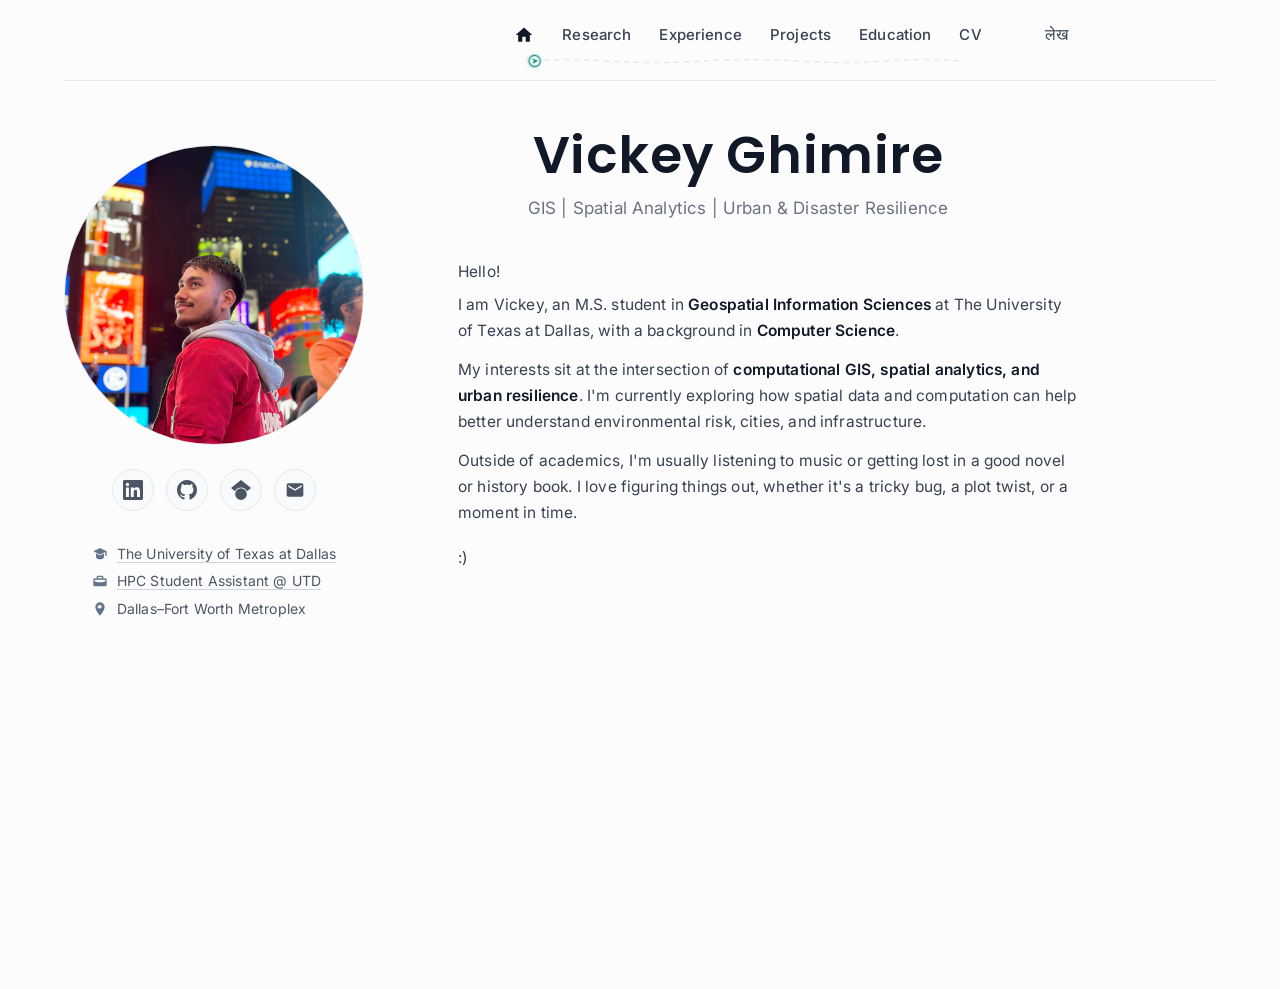
<file: src/index.html>
<!DOCTYPE html>
<html lang="en">
<head>
    <meta charset="UTF-8">
    <meta name="viewport" content="width=device-width, initial-scale=1.0">
    <title>Vickey Ghimire - Portfolio</title>
    <link rel="stylesheet" href="styles.css?v=20260907-2">
    <link href="https://fonts.googleapis.com/css2?family=Inter:wght@300;400;500;600;700&family=Poppins:wght@600;700&display=swap" rel="stylesheet">
    <!-- Google tag (gtag.js) -->
    <script async src="https://www.googletagmanager.com/gtag/js?id=G-FXQHH6YSY9"></script>
    <script>
        window.dataLayer = window.dataLayer || [];
        function gtag(){dataLayer.push(arguments);}
        gtag('js', new Date());

        gtag('config', 'G-FXQHH6YSY9', {
            'content_group': 'Portfolio'
        });
    </script>
</head>
<body>
    <div class="container">
        <nav class="navbar">
            <div class="nav-routing">
                <div class="nav-links">
                    <a href="#home" class="nav-link home-link" data-section="home">
                        <svg width="20" height="20" viewBox="0 0 24 24" fill="currentColor">
                            <path d="M10 20v-6h4v6h5v-8h3L12 3 2 12h3v8z"/>
                        </svg>
                    </a>
                    <a href="#research" class="nav-link" data-section="research">Research</a>
                    <a href="#experience" class="nav-link" data-section="experience">Experience</a>
                    <a href="#projects" class="nav-link" data-section="projects">Projects</a>
                    <a href="#education" class="nav-link" data-section="education">Education</a>
                    <a href="#cv" class="nav-link" data-section="cv">CV</a>
                    <a href="./lekha/" class="nav-link-external" target="_blank" rel="noopener noreferrer" aria-label="Open Lekha writings in a new tab">लेख</a>
                </div>
                <div class="nav-gps-layer" aria-hidden="true">
                    <svg class="nav-gps-svg" preserveAspectRatio="none">
                        <path class="gps-route-bg"></path>
                        <path class="gps-route-trail"></path>
                        <g class="gps-marker">
                            <circle class="gps-marker-pulse" r="9"></circle>
                            <circle class="gps-marker-halo" r="7"></circle>
                            <circle class="gps-marker-ring" r="5.5"></circle>
                            <path class="gps-marker-beam" d="M0 -3.6 L3 2.8 L0 1 L-3 2.8 Z"></path>
                        </g>
                    </svg>
                </div>
            </div>
        </nav>

        <main id="content-area">
            <!-- Fixed Left Section -->
            <div class="left-section">
                <div class="profile-picture">
                    <img src="img/profile.jpg" alt="Vickey Ghimire" id="profile-img">
                </div>
                <div class="social-links">
                    <a href="https://linkedin.com/in/vickeyghimire" target="_blank" class="social-icon" id="linkedin-btn" title="LinkedIn">
                        <svg viewBox="0 0 24 24" fill="currentColor">
                            <path d="M20.447 20.452h-3.554v-5.569c0-1.328-.027-3.037-1.852-3.037-1.853 0-2.136 1.445-2.136 2.939v5.667H9.351V9h3.414v1.561h.046c.477-.9 1.637-1.85 3.37-1.85 3.601 0 4.267 2.37 4.267 5.455v6.286zM5.337 7.433c-1.144 0-2.063-.926-2.063-2.065 0-1.138.92-2.063 2.063-2.063 1.14 0 2.064.925 2.064 2.063 0 1.139-.925 2.065-2.064 2.065zm1.782 13.019H3.555V9h3.564v11.452zM22.225 0H1.771C.792 0 0 .774 0 1.729v20.542C0 23.227.792 24 1.771 24h20.451C23.2 24 24 23.227 24 22.271V1.729C24 .774 23.2 0 22.222 0h.003z"/>
                        </svg>
                    </a>
                    <a href="https://github.com/junggeyy" target="_blank" class="social-icon" id="github-btn" title="GitHub">
                        <svg viewBox="0 0 24 24" fill="currentColor">
                            <path d="M12 0c-6.626 0-12 5.373-12 12 0 5.302 3.438 9.8 8.207 11.387.599.111.793-.261.793-.577v-2.234c-3.338.726-4.033-1.416-4.033-1.416-.546-1.387-1.333-1.756-1.333-1.756-1.089-.745.083-.729.083-.729 1.205.084 1.839 1.237 1.839 1.237 1.07 1.834 2.807 1.304 3.492.997.107-.775.418-1.305.762-1.604-2.665-.305-5.467-1.334-5.467-5.931 0-1.311.469-2.381 1.236-3.221-.124-.303-.535-1.524.117-3.176 0 0 1.008-.322 3.301 1.23.957-.266 1.983-.399 3.003-.404 1.02.005 2.047.138 3.006.404 2.291-1.552 3.297-1.23 3.297-1.23.653 1.653.242 2.874.118 3.176.77.84 1.235 1.911 1.235 3.221 0 4.609-2.807 5.624-5.479 5.921.43.372.823 1.102.823 2.222v3.293c0 .319.192.694.801.576 4.765-1.589 8.199-6.086 8.199-11.386 0-6.627-5.373-12-12-12z"/>
                        </svg>
                    </a>
                    <a href="https://www.researchgate.net/profile/Vickey-Ghimire" target="_blank" class="social-icon" id="research-gate-btn" title="Research Gate">
                        <svg viewBox="0 0 24 24" fill="currentColor">
                            <path d="M12 24a7 7 0 1 1 0-14 7 7 0 0 1 0 14zm0-24L0 9.5l4.838 3.94A8 8 0 0 1 12 9a8 8 0 0 1 7.162 4.44L24 9.5z"/>          
                        </svg>
                    </a>
                    <a href="mailto:jung.vickey@gmail.com" class="social-icon" id="email-btn" title="Email">
                        <svg viewBox="0 0 24 24" fill="currentColor">
                            <path d="M20 4H4c-1.1 0-1.99.9-1.99 2L2 18c0 1.1.9 2 2 2h16c1.1 0 2-.9 2-2V6c0-1.1-.9-2-2-2zm0 4l-8 5-8-5V6l8 5 8-5v2z"/>
                        </svg>
                    </a>
                </div>
                <div class="counter-wrapper">
                    <script type="text/javascript" src="https://counter.websiteout.com/js/36/5/0/0"></script>
                </div>
                <ul class="profile-status" aria-label="Current profile details">
                    <li>
                        <svg viewBox="0 0 24 24" aria-hidden="true">
                            <path d="M12 3 2 8l10 5 8-4v6h2V8L12 3Zm-6 8.1V16c0 2.2 2.7 4 6 4s6-1.8 6-4v-4.9l-6 3-6-3Z"/>
                        </svg>
                        <a href="https://www.utdallas.edu/" target="_blank" rel="noopener noreferrer">The University of Texas at Dallas</a>
                    </li>
                    <li>
                        <svg viewBox="0 0 24 24" aria-hidden="true">
                            <path d="M9 4h6a2 2 0 0 1 2 2v2h3a2 2 0 0 1 2 2v8a2 2 0 0 1-2 2H4a2 2 0 0 1-2-2v-8a2 2 0 0 1 2-2h3V6a2 2 0 0 1 2-2Zm6 4V6H9v2h6Zm-3 6c3.3 0 6.1-.7 8-1.8V10H4v2.2c1.9 1.1 4.7 1.8 8 1.8Zm-1 0h2v2h-2v-2Z"/>
                        </svg>
                        <a href="https://hpc.utdallas.edu/" target="_blank" rel="noopener noreferrer">HPC Student Assistant @ UTD</a>
                    </li>
                    <li>
                        <svg viewBox="0 0 24 24" aria-hidden="true">
                            <path d="M12 2a7 7 0 0 1 7 7c0 5.2-7 13-7 13S5 14.2 5 9a7 7 0 0 1 7-7Zm0 4.5A2.5 2.5 0 1 0 12 11a2.5 2.5 0 0 0 0-5Z"/>
                        </svg>
                        <span>Dallas–Fort Worth Metroplex</span>
                    </li>
                </ul>
            </div>

            <!-- Right Section - Content Pages -->
            <div id="home" class="page-content active">
                <h1 class="name">Vickey Ghimire</h1>

                <p class="skills">GIS | Spatial Analytics | Urban & Disaster Resilience</p>

                <div class="about-section">
                    <p class="about-greeting">Hello!</p>

                    <p class="about-text">
                        I am Vickey, an M.S. student in
                        <span class="about-key">Geospatial Information Sciences</span>
                        at The University of Texas at Dallas, with a background in
                        <span class="about-key">Computer Science</span>.
                    </p>

                    <p class="about-text">
                        My interests sit at the intersection of
                        <span class="about-key">computational GIS, spatial analytics, and urban resilience</span>.
                        I'm currently exploring how spatial data and computation can help
                        better understand environmental risk, cities, and infrastructure.
                    </p>

                    <p class="about-text">
                        Outside of academics, I'm usually listening to music or getting
                        lost in a good novel or history book. I love figuring things out,
                        whether it's a tricky bug, a plot twist, or a moment in time.
                    </p>

                    <p class="about-signoff">:)</p>
                </div>
            </div>
                <!-- Education Page -->
                <div id="education" class="page-content">
                    <h2 class="section-title">Education</h2>
                    <div class="entry-container">
                        <div class="section-hint">Click entry for details</div>
                         <div class="entry-box">
                            <div class="entry-box-header">
                                <div class="entry-box-content">
                                    <svg class="entry-toggle-icon" viewBox="0 0 24 24" fill="currentColor">
                                        <path d="M7 10l5 5 5-5z"/>
                                    </svg>
                                    <div>
                                        <div class="entry-header">
                                            <div class="entry-title">M.S. in Geospatial Information Sciences</div>
                                        </div>
                                        <div class="entry-location">The University of Texas at Dallas</div>
                                    </div>
                                </div>
                                <div class="entry-date">August 2026 - May 2028</div>
                            </div>
                            <div class="entry-details">
                                <div class="entry-fact">
                                    <span class="entry-fact-label">Honors</span>
                                    <span>John Forrest Kain Scholarship</span>
                                </div>
                            </div>
                        </div>
                        <div class="entry-box">
                            <div class="entry-box-header">
                                <div class="entry-box-content">
                                    <svg class="entry-toggle-icon" viewBox="0 0 24 24" fill="currentColor">
                                        <path d="M7 10l5 5 5-5z"/>
                                    </svg>
                                    <div>
                                        <div class="entry-header">
                                            <div class="entry-title">B.S. in Computer Science</div>
                                        </div>
                                        <div class="entry-location">Northern Kentucky University</div>
                                    </div>
                                </div>
                                <div class="entry-date">August 2022 - May 2026</div>
                            </div>
                            <div class="entry-details">
                                <div class="entry-fact">
                                    <span class="entry-fact-label">Minors</span>
                                    <span>Mathematics and Information Technology</span>
                                </div>
                                <div class="entry-fact">
                                    <span class="entry-fact-label">GPA</span>
                                    <span>3.94</span>
                                </div>
                                <div class="entry-fact">
                                    <span class="entry-fact-label">Honors</span>
                                    <span>Summa Cum Laude, EDGE AWARD, President's Honors List</span>
                                </div>
                            </div>
                        </div>
                    </div>
                </div>

                <!-- Experience Page -->
                <div id="experience" class="page-content">
                    <h2 class="section-title">Experience</h2>
                        <div class="entry-container">
                            <div class="section-hint">Click entry for details</div>
                        <div class="entry-box">
                            <div class="entry-box-header">
                                <div class="entry-box-content">
                                    <svg class="entry-toggle-icon" viewBox="0 0 24 24" fill="currentColor">
                                        <path d="M7 10l5 5 5-5z"/>
                                    </svg>
                                    <div>
                                        <div class="entry-header">
                                            <div class="entry-title">High Performance Computing Student Assistant</div>
                                        </div>
                                        <div class="entry-location">High Performance Computing Ctr, Office of IT, UT Dallas</div>
                                    </div>
                                </div>
                                <div class="entry-date">Fall 2026 - Present</div>
                            </div>
                            <div class="entry-details">
                                <p class="entry-details-heading">Key responsibilities</p>
                                <ul class="entry-details-list">
                                    <li>Provide technical support to researchers and students using HPC systems.</li>
                                    <li>Troubleshoot Linux/UNIX environments, software compilation and installations, and scientific-computing workflows in coordination with HPC staff.</li>
                                    <li>Monitor HPC systems and usage data, assist with reporting and visualization, and contribute to technical workshops and research-computing training.</li>
                                </ul>
                            </div>
                        </div>
                        <div class="entry-box">
                            <div class="entry-box-header">
                                <div class="entry-box-content">
                                    <svg class="entry-toggle-icon" viewBox="0 0 24 24" fill="currentColor">
                                        <path d="M7 10l5 5 5-5z"/>
                                    </svg>
                                    <div>
                                        <div class="entry-header">
                                            <div class="entry-title">Full-Stack Django Developer</div>
                                        </div>
                                        <div class="entry-location">Department of Physics, Geology & Engineering Technology, NKU</div>
                                    </div>
                                </div>
                                <div class="entry-date">Fall 2025 - Spring 2026</div>
                            </div>
                            <div class="entry-details">
                                <p class="entry-details-summary">Developed the web application for <a href="https://ieeexplore.ieee.org/abstract/document/11025687" target="_blank">SIRES</a> (Smart Integrated Renewable Energy Systems).</p>
                                <p class="entry-details-heading">Key contributions</p>
                                <ul class="entry-details-list">
                                    <li>Engineered a modular, class-based Django architecture, refactoring a legacy tool into an MTV-compliant multi-user platform with secure authentication and SQLite persistence.</li>
                                    <li>Built dynamic data pipelines integrating NASA POWER and OpenStreetMap APIs, replacing static spreadsheet extraction with location-specific environmental inputs.</li>
                                    <li>Improved NGA-III energy-system computation efficiency by approximately 35% through convergence-based termination and in-session result caching.</li>
                                    <li>Added Chart.js visualizations and refined the interface typography to deliver clearer, interactive optimization analytics.</li>
                                </ul>
                            </div>
                        </div>
                    </div>
                    <div class="entry-container">
                        <div class="entry-box">
                            <div class="entry-box-header">
                                <div class="entry-box-content">
                                    <svg class="entry-toggle-icon" viewBox="0 0 24 24" fill="currentColor">
                                        <path d="M7 10l5 5 5-5z"/>
                                    </svg>
                                    <div>
                                        <div class="entry-header">
                                            <div class="entry-title">Undergraduate Research Assistant</div>
                                        </div>
                                        <div class="entry-location">College of Informatics, NKU</div>
                                    </div>
                                </div>
                                <div class="entry-date">Fall 2024 - Summer 2026</div>
                            </div>
                            <div class="entry-details">
                                <p class="entry-details-summary">Conducted research on language-model behavior and natural language processing in NKU's Human-Computer Interaction Lab.</p>
                                <p class="entry-details-meta">Advisors: <a href="https://www.linkedin.com/in/nazmus-sadat/" target="_blank">Dr. Nazmus Sadat</a> and <a href="https://www.linkedin.com/in/nicholascaporusso/" target="_blank">Dr. Nicholas Caporusso</a></p>
                                <p class="entry-details-heading">Key contributions</p>
                                <ul class="entry-details-list">
                                    <li>Architected a novelty-detection framework using lexical (Jaccard) and semantic (BERT-based) measures to classify LLM outputs, reducing manual review from 32.8% to 3.1% across more than 31,000 generated topics.</li>
                                    <li>Led a survey-based analysis of ChatGPT's memory feature across more than 135 users and 55 accounts, identifying gaps in user awareness and data-privacy practices.</li>
                                    <li>Co-authored three peer-reviewed papers—two as first author—and led analytics workflows from preprocessing and statistical modeling through final data visualizations.</li>
                                </ul>
                            </div>
                        </div>
                    </div>
                    <div class="entry-container">
                        <div class="entry-box">
                            <div class="entry-box-header">
                                <div class="entry-box-content">
                                    <svg class="entry-toggle-icon" viewBox="0 0 24 24" fill="currentColor">
                                        <path d="M7 10l5 5 5-5z"/>
                                    </svg>
                                    <div>
                                        <div class="entry-header">
                                            <div class="entry-title">Undergraduate Teaching Assistant</div>
                                        </div>
                                        <div class="entry-location">College of Informatics, NKU</div>
                                    </div>
                                </div>
                                <div class="entry-date">Fall 2025</div>
                            </div>
                            <div class="entry-details">
                                <p class="entry-details-summary">Supported student learning in <i>CSC 364: Data Structures and Algorithms in Java</i>.</p>
                                <p class="entry-details-meta">Course instructor: <a href="https://www.linkedin.com/in/junxiu-zhou-7b527a103/" target="_blank">Dr. Junxiu Zhou</a></p>
                                <p class="entry-details-heading">Key responsibilities</p>
                                <ul class="entry-details-list">
                                    <li>Held weekly office hours, mentoring more than 40 students on data structures, algorithms, debugging, and Java problem-solving.</li>
                                    <li>Collaborated with the instructor to develop Java test cases, design assessment rubrics, and streamline grading workflows.</li>
                                </ul>
                            </div>
                        </div>
                    </div>
                    <div class="entry-container">
                        <div class="entry-box">
                            <div class="entry-box-header">
                                <div class="entry-box-content">
                                    <svg class="entry-toggle-icon" viewBox="0 0 24 24" fill="currentColor">
                                        <path d="M7 10l5 5 5-5z"/>
                                    </svg>
                                    <div>
                                        <div class="entry-header">
                                            <div class="entry-title">Business Services Supervisor</div>
                                        </div>
                                        <div class="entry-location">NKU Campus Recreation Center</div>
                                    </div>
                                </div>
                                <div class="entry-date">Fall 2025 - Spring 2026</div>
                            </div>
                            <div class="entry-details">
                                <p class="entry-details-summary">As a Business Services Supervisor <i>(Student Employment)</i> at Kentucky's largest recreation center, I oversaw membership operations, supervised student employees, managed sales and membership reports, and supported special events.</p>
                                <p class="entry-details-summary entry-details-summary--secondary">Previously, as Facilities Manager <i>(Spring 2023 - Fall 2025)</i>, I supervised daily operations, supported facility safety and efficiency, trained student staff, and resolved operational challenges.</p>
                            </div>
                        </div>
                    </div>
                </div>

                <!-- Research Page -->
                <div id="research" class="page-content">
                    <h2 class="section-title">Publications</h2>
                    <div class="entry-container">
                        <div class="section-hint">Click entry for details</div>
                        <div class="entry-box">
                            <div class="entry-box-header">
                                <div class="entry-box-content">
                                    <svg class="entry-toggle-icon" viewBox="0 0 24 24" fill="currentColor">
                                        <path d="M7 10l5 5 5-5z"/>
                                    </svg>
                                    <div>
                                        <div class="entry-title">Benchmarking LLMs for Content Expansion: Measuring Novelty in Iterative Course Outline Generation</div>
                                        <div class="entry-subtitle">Ghimire V, Shrestha L.J., Dhungana B, Sadat N, Caporusso N (2025)</div>
                                    </div>
                                </div>
                            </div>
                            <div class="entry-details">
                                <div class="research-tabs">
                                    <button class="research-tab active" data-tab="abstract-3">Abstract</button>
                                    <button class="research-tab" data-tab="paper-3">Paper</button>
                                </div>
                                <div class="research-content active" id="abstract-3">
                                    <div class="research-abstract">
                                        <p>Iterative prompting is a technique commonly used to progressively
                                            refine the output produced by Large Language Models (LLMs) to
                                            obtain more comprehensive content. This method is particularly
                                            useful in the context of education for drafting and refining lists
                                            of topics to be included in course outlines, syllabi, and lecture
                                            plans. However, one of the main challenges in iterative
                                            prompting is determining whether, at each iteration, the model
                                            outputs truly new material or merely rephrases existing content.
                                            While iterative refinement is a common practice, it often
                                            results in repetition, which requires educators to conduct
                                            time-consuming manual checks, thereby limiting the benefits
                                            provided by LLM-assisted course design. To mitigate this, we
                                            introduce a framework that applies a novelty metric, integrating
                                            both lexical and semantic similarity measures, to automatically
                                            categorize generated outputs as novel, redundant, or requiring
                                            human judgment. We tested this framework across seven widely
                                            used LLMs (ChatGPT o3, Claude 4 Sonnet, Gemini 2.5 Pro,
                                            DeepSeek R1, Grok 3, Qwen 2.5, and Llama 3.3) to create a Java
                                            programming course outline over multiple iterations. Results
                                            from conversations containing over 23,751 individual topics
                                            showed that DeepSeek R1 produced the highest percentage of
                                            novel content. Moreover, our method successfully automated
                                            classification for 96.7% of the outputs, substantially reducing
                                            the proportion of items that require manual review.</p>
                                    </div>
                                </div>
                                <div class="research-content" id="paper-3">
                                    <a href="https://www.researchgate.net/publication/397504945_Benchmarking_LLMs_for_Content_Expansion_Measuring_Novelty_in_Iterative_Course_Outline_Generation" target="_blank" class="research-paper-link">ResearchGate ↗</a>
                                </div>
                            </div>
                        </div>
                    </div>
                    <div class="entry-container">
                        <div class="entry-box">
                            <div class="entry-box-header">
                                <div class="entry-box-content">
                                    <svg class="entry-toggle-icon" viewBox="0 0 24 24" fill="currentColor">
                                        <path d="M7 10l5 5 5-5z"/>
                                    </svg>
                                    <div>
                                        <div class="entry-title">Evaluating Output Novelty in Iterative Prompting in Educational Content Generation</div>
                                        <div class="entry-subtitle">Ghimire V, Shrestha L.J., Dhungana B, Sadat N, Caporusso N (2025)</div>
                                    </div>
                                </div>
                            </div>
                            <div class="entry-details">
                                <div class="research-tabs">
                                    <button class="research-tab active" data-tab="abstract-2">Abstract</button>
                                    <button class="research-tab" data-tab="poster-2">Poster</button>
                                    <button class="research-tab" data-tab="paper-2">Paper</button>
                                </div>
                                <div class="research-content active" id="abstract-2">
                                    <div class="research-abstract">
                                        <p>Large Language Models (LLMs) have been explored
                                            as a valuable tool for creating course outlines. To this end, 
                                            iterative prompting can be utilized to correct and expand the output.
                                            However, iterative prompting often results in LLMs producing
                                            redundant content that requires extensive manual review. In
                                            this context, distinguishing between genuinely novel content and
                                            rephrased existing information creates a trade-off between LLM
                                            capabilities and validation efforts. To address this, this paper
                                            proposes a novelty metric that combines lexical similarity mea-
                                            sures with semantic analysis to automatically classify generated
                                            content as novel or repeated, thus simplifying human review. We
                                            evaluated this approach using five widely used LLMs (ChatGPT
                                            4o, Claude 3.7 Sonnet, Gemini 2.5 Flash, DeepSeek v3, and
                                            DeepSeek r1) to create a Java programming course outline over
                                            multiple iterations. Our methodology automated the classification
                                            of 90.52% of the generated content, significantly reducing the
                                            number of items requiring manual review. Moreover, our findings
                                            show that the proposed metric can also be utilized for ranking
                                            the performance of models in the context of iterative prompting.</p>
                                    </div>
                                </div>
                                <div class="research-content" id="poster-2">
                                    <div class="research-poster">
                                        <a href="img/Poster_Course_Syllabus_Iterative_Prompting.pdf" target="_blank" class="pdf-preview">
                                            <img src="img/Poster_Course_Syllabus_Iterative_Prompting.png" alt="Research Poster Thumbnail" class="poster-thumbnail">
                                            <div class="overlay">
                                                <svg class="pdf-icon" viewBox="0 0 24 24" fill="currentColor">
                                                    <path d="M14,2H6A2,2 0 0,0 4,4V20A2,2 0 0,0 6,22H18A2,2 0 0,0 20,20V8L14,2M18,20H6V4H13V9H18V20Z"/>
                                                </svg>
                                                <div class="pdf-text">View Poster</div>
                                                <div class="pdf-subtext">Click to open</div>
                                            </div>
                                        </a>
                                    </div>
                                </div>
                                <div class="research-content" id="paper-2">
                                    <a href="https://www.researchgate.net/publication/396923717_Evaluating_Output_Novelty_in_Iterative_Prompting_in_Educational_Content_Generation" target="_blank" class="research-paper-link">ResearchGate ↗</a>
                                </div>
                            </div>
                        </div>
                    </div>
                    <div class="entry-container">
                        <div class="entry-box">
                            <div class="entry-box-header">
                                <div class="entry-box-content">
                                    <svg class="entry-toggle-icon" viewBox="0 0 24 24" fill="currentColor">
                                        <path d="M7 10l5 5 5-5z"/>
                                    </svg>
                                    <div>
                                        <div class="entry-title">Analysis of the Content of ChatGPT's Memory: Types of Information, Security Implications, and User Perception</div>
                                        <div class="entry-subtitle">Sadat N, Caporusso N, My Doan, Ghimire V, Dhungana B, Shrestha L.J. (2025)</div>
                                    </div>
                                </div>
                            </div>
                            <div class="entry-details">
                                <div class="research-tabs">
                                    <button class="research-tab active" data-tab="abstract-1">Abstract</button>
                                    <button class="research-tab" data-tab="poster-1">Poster</button>
                                    <button class="research-tab" data-tab="paper-1">Paper</button>
                                </div>
                                <div class="research-content active" id="abstract-1">
                                    <div class="research-abstract">
                                        <p>OpenAI’s new “memory" feature enables ChatGPT to provide more personalized and relevant interactions
                                            by storing user information from the prompts and using
                                            it across conversations. While offering improved responses,
                                            the memory feature poses privacy and security challenges.
                                            This paper reports a three-fold study investigating ChatGPT’s memory feature in more detail. First, we utilized the
                                            Knowledge-Attitude-Behavior model and distributed a survey
                                            to over 135 users to assess their awareness of ChatGPT’s
                                            memory functionality, attitudes toward privacy implications,
                                            and the behavioral changes prompted by perceived risks.
                                            Secondly, memory content from over 55 user accounts was
                                            analyzed to evaluate the accuracy, relevance, and privacy of
                                            the stored data. Finally, we studied the distribution of the
                                            stored data across key categories to obtain insights into what
                                            kind of information ChatGPT considers relevant and stores.
                                            The findings reveal gaps in user understanding of the memory
                                            feature, the need for greater transparency, and the challenges
                                            of personalizing LLM agents while safeguarding privacy</p>
                                    </div>
                                </div>
                                <div class="research-content" id="poster-1">
                                    <div class="research-poster">
                                        <a href="img/poster_analysis_of_chatGPT_memory.pdf" target="_blank" class="pdf-preview">
                                            <img src="img/thumbnail_analysis_of_chatGPT_memory.png" alt="Research Poster Thumbnail" class="poster-thumbnail">
                                            <div class="overlay">
                                                <svg class="pdf-icon" viewBox="0 0 24 24" fill="currentColor">
                                                    <path d="M14,2H6A2,2 0 0,0 4,4V20A2,2 0 0,0 6,22H18A2,2 0 0,0 20,20V8L14,2M18,20H6V4H13V9H18V20Z"/>
                                                </svg>
                                                <div class="pdf-text">View Research Poster</div>
                                                <div class="pdf-subtext">Click to open</div>
                                            </div>
                                        </a>
                                    </div>
                                </div>
                                <div class="research-content" id="paper-1">
                                    <a href="https://ieeexplore.ieee.org/document/11131839" target="_blank" class="research-paper-link">IEEE Xplore ↗</a>
                                </div>
                            </div>
                        </div>
                    </div>
                </div>

                <!-- Projects Page -->
                <div id="projects" class="page-content">
                    <h2 class="section-title">Projects</h2>
                    <div class="entry-container">
                        <div class="section-hint">Click entry for details</div>
                    
                        <div class="project-group open" id="giscience-group">
                            <div class="project-group-header" onclick="toggleGroup('giscience-group')">
                                <svg class="group-toggle-icon" viewBox="0 0 24 24" fill="currentColor">
                                    <path d="M7 10l5 5 5-5z"/>
                                </svg>
                                <h3 class="group-title">GIScience Projects</h3>
                            </div>
                            <div class="group-content">
                                <div class="entry-box">
                                    <div class="entry-box-header">
                                        <div class="entry-box-content">
                                            <svg class="entry-toggle-icon" viewBox="0 0 24 24" fill="currentColor">
                                                <path d="M7 10l5 5 5-5z"/>
                                            </svg>
                                            <div>
                                                <div class="entry-title">Dallas Traffic Safety & Crash Hotspot Analysis</div>
                                                <div class="entry-subtitle">A citywide traffic-safety analysis of 160K+ crash records across Dallas to identify high-crash areas and severe-injury patterns. Combines Python-based data processing with Kernel Density and Gi hotspot analysis in ArcGIS Pro to highlight priority transportation corridors and support traffic-safety planning.</div>
                                            </div>                                
                                        </div>
                                        <div class="entry-date">September 2026</div>
                                    </div>
                                    <div class="entry-details">
                                        <div class="project-tech-stack"><strong>Tech stack</strong><span>ArcGIS Pro, Pandas, Spatial Analysis</span></div>
                                        <div class="project-links">
                                            <a href="#" class="project-link">[Link Available Soon]</a>
                                        </div>
                                    </div>
                                </div> 
                                <div class="entry-box">
                                    <div class="entry-box-header">
                                        <div class="entry-box-content">
                                            <svg class="entry-toggle-icon" viewBox="0 0 24 24" fill="currentColor">
                                                <path d="M7 10l5 5 5-5z"/>
                                            </svg>
                                            <div>
                                                <div class="entry-title">Site Suitability Analysis</div>
                                                <div class="entry-subtitle">A Multi-Criteria Evaluation (MCE) workflow for locating a new fire station in Kathmandu. It combines slope, road access, coverage, and land availability via a Weighted Linear Combination (WLC) model to generate a site suitability map and candidate locations.</div>
                                            </div>                                
                                        </div>
                                        <div class="entry-date">July 2026</div>
                                    </div>
                                    <div class="entry-details">
                                        <div class="project-tech-stack"><strong>Tech stack</strong><span>GeoPandas, rasterio, xarray, rioxarray</span></div>
                                        <div class="project-links">
                                            <a href="https://github.com/junggeyy/gis-notebooks/blob/main/notebooks/site_suitability_analysis.ipynb" target="_blank" class="project-link">GitHub ↗</a>
                                            <a href="https://colab.research.google.com/github/junggeyy/gis-notebooks/blob/main/notebooks/site_suitability_analysis.ipynb" target="_blank" class="project-link">Google Colab ↗</a>
                                        </div>
                                    </div>
                                </div> 
                                <div class="entry-box">
                                    <div class="entry-box-header">
                                        <div class="entry-box-content">
                                            <svg class="entry-toggle-icon" viewBox="0 0 24 24" fill="currentColor">
                                                <path d="M7 10l5 5 5-5z"/>
                                            </svg>
                                            <div>
                                                <div class="entry-title">Road Risk Viewer</div>
                                                <div class="entry-subtitle">An interactive GIS web application to visualize road hazard and planning risk-aware travel across Nepal. Combines terrain analysis, seasonal rainfall data, and a dual-hazard risk model to score every road segment for landslide and flood susceptibility.</div>
                                            </div>                                
                                        </div>
                                        <div class="entry-date">April 2026</div>
                                    </div>
                                    <div class="entry-details">
                                        <div class="project-tech-stack"><strong>Tech stack</strong><span>GeoPandas, Shapely, Raster &amp; DEM Analysis, OpenStreetMap, React-Leaflet</span></div>
                                        <div class="project-links">
                                            <a href="https://github.com/junggeyy/road-risk-viewer" target="_blank" class="project-link">GitHub ↗</a>
                                        </div>
                                    </div>
                                </div>
                            </div>
                        </div>    

                        <div class="project-group" id="software-group">
                            <div class="project-group-header" onclick="toggleGroup('software-group')">
                                <svg class="group-toggle-icon" viewBox="0 0 24 24" fill="currentColor">
                                    <path d="M7 10l5 5 5-5z"/>
                                </svg>
                                <h3 class="group-title">Software Projects</h3>
                            </div>
                            <div class="group-content">
                                <div class="entry-box">
                                    <div class="entry-box-header">
                                        <div class="entry-box-content">
                                            <svg class="entry-toggle-icon" viewBox="0 0 24 24" fill="currentColor">
                                                <path d="M7 10l5 5 5-5z"/>
                                            </svg>
                                            <div>
                                                <div class="entry-title">Predictive Maintenance Framework </div>
                                                <div class="entry-subtitle">A predictive maintenance analysis framework with production-style simulation pipeline that processes hourly machinery telemetry and event data to predict failures and estimate RUL (Remaining Useful Life) of critical machines.</div>
                                            </div>                                
                                        </div>
                                        <div class="entry-date">November 2025</div>
                                    </div>
                                    <div class="entry-details">
                                        <div class="project-tech-stack"><strong>Tech stack</strong><span>Random Forest models, Pandas, FastAPI, Replit, NumPy, MCP Servers</span></div>
                                        <div class="project-links">
                                            <a href="https://github.com/junggeyy/predictive-maintenance" target="_blank" class="project-link">GitHub ↗</a>
                                        </div>
                                    </div>
                                </div>                        
                                <div class="entry-box">
                                    <div class="entry-box-header">
                                        <div class="entry-box-content">
                                            <svg class="entry-toggle-icon" viewBox="0 0 24 24" fill="currentColor">
                                                <path d="M7 10l5 5 5-5z"/>
                                            </svg>
                                            <div>
                                                <div class="entry-title">Knowtify</div>
                                                <div class="entry-subtitle">A local-first application that transforms your study materials into interactive flashcards and quizzes using LLMs locally - no cloud, no tracking, just effective learning.</div>
                                            </div>                                
                                        </div>
                                        <div class="entry-date">August 2025</div>
                                    </div>
                                    <div class="entry-details">
                                        <div class="project-tech-stack"><strong>Tech stack</strong><span>FastAPI, Ollama, LangChain, SQLAlchemy, SQLite</span></div>
                                        <div class="project-links">
                                            <a href="https://github.com/junggeyy/knowtify" target="_blank" class="project-link">GitHub ↗</a>
                                        </div>
                                    </div>
                                </div>
                                <div class="entry-box">
                                    <div class="entry-box-header">
                                        <div class="entry-box-content">
                                            <svg class="entry-toggle-icon" viewBox="0 0 24 24" fill="currentColor">
                                                <path d="M7 10l5 5 5-5z"/>
                                            </svg>
                                            <div>
                                                <div class="entry-title">RouteRishi</div>
                                                <div class="entry-subtitle">A smart travel planning assistant to help you budget, plan & create curated itinerary for your next trip with real-time flights & hotels info, weather based acitivites, and more.</div>
                                            </div>
                                        </div>
                                        <div class="entry-date">July 2025</div>
                                    </div>
                                    <div class="entry-details">
                                        <div class="project-tech-stack"><strong>Tech stack</strong><span>FastAPI, LangChain, Firebase, Firestore, Google Gen AI</span></div>
                                        <div class="project-links">
                                            <a href="https://github.com/junggeyy/route-rishi" target="_blank" class="project-link">GitHub ↗</a>
                                        </div>
                                    </div>
                                </div>
                                <div class="entry-box">
                                    <div class="entry-box-header">
                                        <div class="entry-box-content">
                                            <svg class="entry-toggle-icon" viewBox="0 0 24 24" fill="currentColor">
                                                <path d="M7 10l5 5 5-5z"/>
                                            </svg>
                                            <div>
                                                <div class="entry-title">Stock Insights</div>
                                                <div class="entry-subtitle">An Android application that empowers users to track, analyze, and forecast stock market trends, integrating live financial data with ML based predictions.</div>
                                            </div>
                                        </div>
                                        <div class="entry-date">May 2025</div>
                                    </div>
                                    <div class="entry-details">
                                        <div class="project-tech-stack"><strong>Tech stack</strong><span>Django, WebSocket, Kotlin, SQLite, Facebook Prophet</span></div>
                                        <div class="project-links">
                                            <a href="https://github.com/junggeyy/stock-insights-android" target="_blank" class="project-link">GitHub ↗</a>
                                        </div>
                                    </div>
                                </div>
                            </div>
                        </div>
                    </div>
                </div>

                <!-- CV Page -->
                <div id="cv" class="page-content">
                    <h2 class="section-title">CV</h2>
                    <div class="entry-container">
                        <div class="section-hint">Click entry for details</div>
                        <div class="entry-box">
                            <div class="entry-box-header">
                                <div class="entry-box-content">
                                    <svg class="entry-toggle-icon" viewBox="0 0 24 24" fill="currentColor">
                                        <path d="M7 10l5 5 5-5z"/>
                                    </svg>
                                    <div>
                                        <div class="entry-title">Resume</div>
                                        <div class="entry-location">View or download my Resume</div>
                                    </div>
                                </div>
                            </div>
                            <div class="entry-details">
                                <div class="research-poster">
                                    <a href="img/resume.pdf" target="_blank" class="pdf-preview">
                                        <img src="img/resume_thumbnail.png" alt="Resume Thumbnail" class="poster-thumbnail">
                                        <div class="overlay">
                                            <svg class="pdf-icon" viewBox="0 0 24 24" fill="currentColor">
                                                <path d="M14,2H6A2,2 0 0,0 4,4V20A2,2 0 0,0 6,22H18A2,2 0 0,0 20,20V8L14,2M18,20H6V4H13V9H18V20Z"/>
                                            </svg>
                                            <div class="pdf-text">View Resume</div>
                                            <div class="pdf-subtext">Click to open in new tab</div>
                                        </div>
                                    </a>
                                </div>
                            </div>
                        </div>
                    </div>
                    <div class="entry-container">
                        <div class="entry-box">
                            <div class="entry-box-header">
                                <div class="entry-box-content">
                                    <svg class="entry-toggle-icon" viewBox="0 0 24 24" fill="currentColor">
                                        <path d="M7 10l5 5 5-5z"/>
                                    </svg>
                                    <div>
                                        <div class="entry-title">Curriculum Vitae</div>
                                        <div class="entry-location">View or download my CV</div>
                                    </div>
                                </div>
                            </div>
                            <div class="entry-details">
                                <div class="research-poster">
                                    <a href="img/CV.pdf" target="_blank" class="pdf-preview">
                                        <img src="img/cv_thumbnail.png" alt="CV Thumbnail" class="poster-thumbnail">
                                        <div class="overlay">
                                            <svg class="pdf-icon" viewBox="0 0 24 24" fill="currentColor">
                                                <path d="M14,2H6A2,2 0 0,0 4,4V20A2,2 0 0,0 6,22H18A2,2 0 0,0 20,20V8L14,2M18,20H6V4H13V9H18V20Z"/>
                                            </svg>
                                            <div class="pdf-text">View CV</div>
                                            <div class="pdf-subtext">Click to open in new tab</div>
                                        </div>
                                    </a>
                                </div>
                            </div>
                        </div>
                    </div>
                </div>
            </div>
        </main>
    </div>

    <script src="gps-track.js"></script>
    <script src="script.js?v=20260920-1"></script>
</body>
</html>
</file>
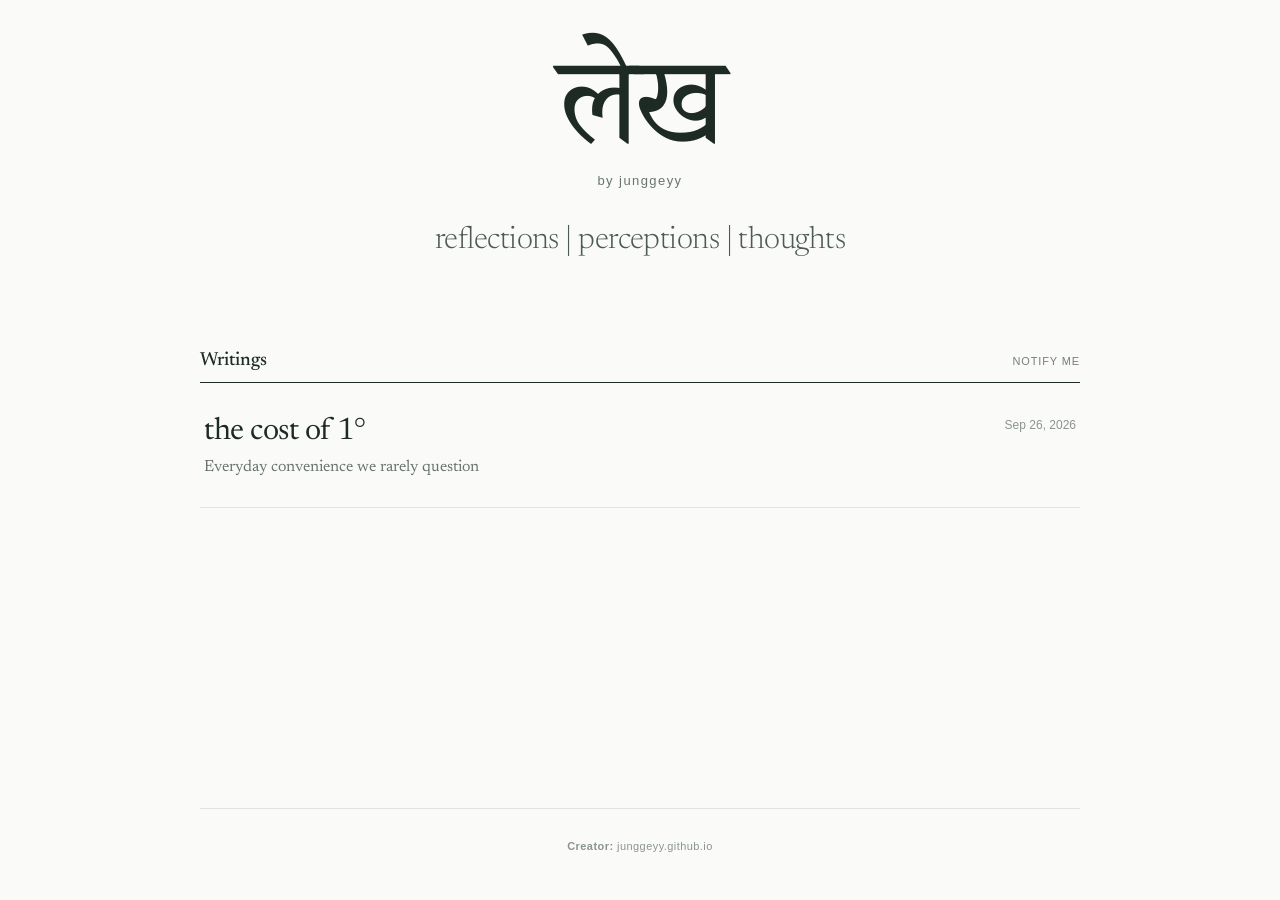
<file: src/lekha/index.html>
<!DOCTYPE html>
<html lang="en">
<head>
    <meta charset="UTF-8">
    <meta name="viewport" content="width=device-width, initial-scale=1.0">
    <meta name="description" content="Lekha — notes on environments, systems, policy, and the quiet consequences of everyday life.">
    <title>Lekha by junggeyy</title>
    <link rel="preconnect" href="https://fonts.googleapis.com">
    <link rel="preconnect" href="https://fonts.gstatic.com" crossorigin>
    <link href="https://fonts.googleapis.com/css2?family=Newsreader:opsz,wght@6..72,300..500&family=Noto+Serif+Devanagari:wght@400;500&display=swap" rel="stylesheet">
    <link rel="stylesheet" href="styles.css">
    <!-- Google tag (gtag.js) -->
    <script async src="https://www.googletagmanager.com/gtag/js?id=G-FXQHH6YSY9"></script>
    <script>
        window.dataLayer = window.dataLayer || [];
        function gtag(){dataLayer.push(arguments);}
        gtag('js', new Date());

        gtag('config', 'G-FXQHH6YSY9', {
            'content_group': 'Lekha'
        });
    </script>
</head>
<body class="home-page">
    <main class="home-shell">
        <header class="masthead">
            <h1 lang="ne">लेख</h1>
            <p class="byline">by junggeyy</p>
            <p class="purpose">reflections | perceptions | thoughts</p>
        </header>

        <section class="writing-index" aria-labelledby="writing-heading">
            <div class="index-heading">
                <h2 id="writing-heading">Writings</h2>
                <button
                    type="button"
                    class="notification-toggle"
                    aria-expanded="false"
                    aria-controls="notification-signup"
                >Notify Me</button>
            </div>
            <ol class="article-list">
                <li>
                    <a href="articles/the-cost-of-one-degree/">
                        <div>
                            <h3>the cost of 1°</h3>
                            <p>Everyday convenience we rarely question</p>
                        </div>
                        <time datetime="2026-09-26">Sep 26, 2026</time>
                    </a>
                </li>
            </ol>
            <div class="notification-signup-content" id="notification-signup" hidden>
                <h3>Get notified when a new article drops</h3>
                <div class="emailoctopus-form-embed">
                    <script async src="https://eomail5.com/form/5bb78826-baa9-11f1-a89b-2345e5741418.js" data-form="5bb78826-baa9-11f1-a89b-2345e5741418"></script>
                </div>
            </div>
        </section>
    </main>

    <footer class="site-footer">
        <p><b>Creator:  </b><a href="https://junggeyy.github.io/" target="_blank">junggeyy.github.io</a></p>
    </footer>
    <script>
        const notificationToggle = document.querySelector('.notification-toggle');
        const notificationSignup = document.getElementById('notification-signup');

        notificationToggle.addEventListener('click', () => {
            const isExpanded = notificationToggle.getAttribute('aria-expanded') === 'true';
            notificationToggle.setAttribute('aria-expanded', String(!isExpanded));
            notificationSignup.hidden = isExpanded;
        });
    </script>
</body>
</html>
</file>
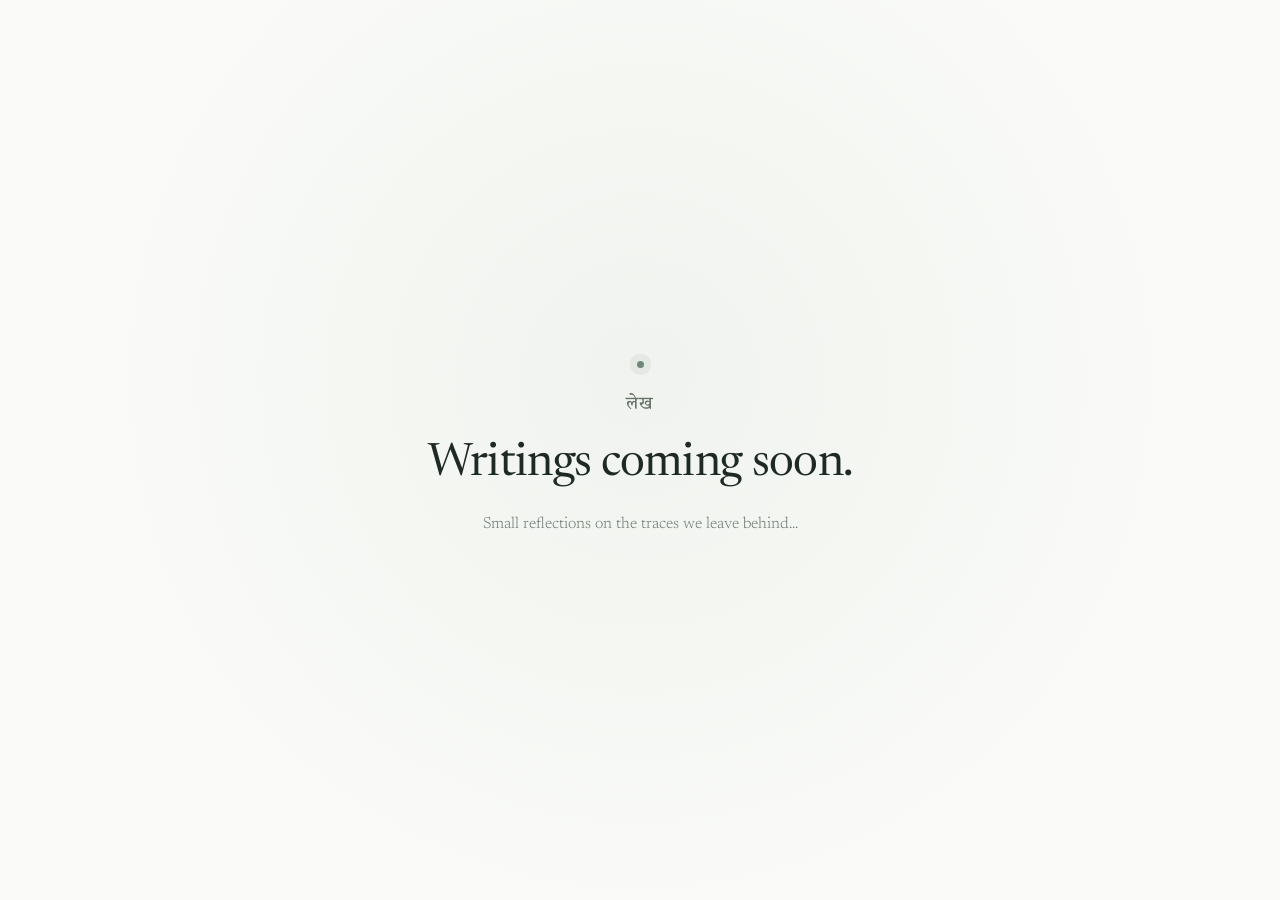
<file: src/lekha.html>
<!DOCTYPE html>
<html lang="en">
<head>
    <meta charset="UTF-8">
    <meta name="viewport" content="width=device-width, initial-scale=1.0">
    <meta name="description" content="लेख — reflections on the quiet environmental effects of everyday human life.">
    <title>लेख by junggeyy</title>
    <link rel="preconnect" href="https://fonts.googleapis.com">
    <link rel="preconnect" href="https://fonts.gstatic.com" crossorigin>
    <link href="https://fonts.googleapis.com/css2?family=Newsreader:opsz,wght@6..72,300;6..72,400&family=Noto+Serif+Devanagari:wght@400;500&display=swap" rel="stylesheet">
    <link rel="stylesheet" href="lekha.css">
</head>
<body>
    <main class="coming-soon">
        <div class="quiet-mark" aria-hidden="true"></div>
        <p class="section-name" lang="ne">लेख</p>
        <h1>Writings coming soon.</h1>
        <p class="intro">Small reflections on the traces we leave behind...</p>
    </main>
</body>
</html>
</file>
<file: src/styles.css>
/* Reset and Base Styles */
* {
    margin: 0;
    padding: 0;
    box-sizing: border-box;
}

.counter-wrapper {
    text-align: center;
    margin-top: -8px;
    max-width: 300px;
    margin-left: auto;
    margin-right: auto;
    line-height: 0;
}

.counter-wrapper a {
    display: inline-block;
    line-height: 0;
}

/* Websiteout injects a digit image, not text*/
.counter-wrapper img {
    display: block;
    margin: 0 auto;
    height: 11px;
    width: auto;
    border: 0;
}

body {
    font-family: 'Inter', -apple-system, BlinkMacSystemFont, 'Segoe UI', Roboto, sans-serif;
    background-color: #fcfcfd;
    color: #1f2937;
    line-height: 1.7;
    font-weight: 400;
    letter-spacing: 0.01em;
}

.container {
    max-width: 1200px;
    margin: 0 auto;
    padding: 0 24px;
    min-height: 100vh;
}

/* Navigation Bar */
.navbar {
    padding: 22px 0 4px;
    display: grid;
    grid-template-columns: 300px minmax(0, 1fr);
    column-gap: 64px;
    border-bottom: 1px solid #e5e7eb;
    position: sticky;
    top: 0;
    z-index: 20;
    background: rgba(252, 252, 253, 0.9);
    backdrop-filter: blur(6px);
}

.nav-routing {
    display: flex;
    flex-direction: column;
    align-items: stretch;
    gap: 2px;
    grid-column: 2;
    width: min(100%, 640px);
    margin-right: auto;
}

.nav-links {
    display: flex;
    gap: 28px;
    align-items: center;
    justify-content: center;
    position: relative;
}

/* GPS route track under nav */
.nav-gps-layer {
    width: 100%;
    height: 28px;
    position: relative;
    pointer-events: none;
    margin-top: -2px;
}

.nav-gps-svg {
    display: block;
    width: 100%;
    height: 26px;
    overflow: visible;
}

.gps-route-bg {
    fill: none;
    stroke: #e2e8f0;
    stroke-width: 1.5;
    stroke-linecap: round;
    stroke-linejoin: round;
    stroke-dasharray: 4 6;
}

.gps-route-trail {
    fill: none;
    stroke: #0d9488;
    stroke-width: 2;
    stroke-linecap: round;
    stroke-linejoin: round;
    opacity: 0.85;
    transition: stroke-dasharray 0.05s linear;
}

.gps-marker {
    transform-origin: center;
    transform-box: fill-box;
    filter: drop-shadow(0 1px 1.5px rgba(15, 23, 42, 0.14));
}

.gps-marker-pulse {
    fill: rgba(13, 148, 136, 0.12);
    stroke: rgba(13, 148, 136, 0.25);
    stroke-width: 1;
    opacity: 0;
}

.gps-marker-halo {
    fill: rgba(13, 148, 136, 0.18);
    stroke: none;
}

.gps-marker-ring {
    fill: #ffffff;
    stroke: #0d9488;
    stroke-width: 1.25;
}

.gps-marker-beam {
    fill: #0d9488;
}

.gps-marker.gps-marker--arrived .gps-marker-pulse {
    animation: gps-pulse 1.2s ease-out 1;
}

@keyframes gps-pulse {
    0% {
        opacity: 0.65;
        r: 6;
    }
    100% {
        opacity: 0;
        r: 11;
    }
}

@media (prefers-reduced-motion: reduce) {
    .gps-route-trail {
        transition: none;
    }

    .gps-marker.gps-marker--arrived .gps-marker-pulse {
        animation: none;
    }
}

.home-link {
    display: flex;
    align-items: center;
    justify-content: center;
}

.nav-link {
    text-decoration: none;
    color: #374151;
    font-weight: 500;
    font-size: 15px;
    letter-spacing: 0.01em;
    position: relative;
    transition: color 0.2s ease;
}

.nav-link:hover {
    color: #111827;
}

.nav-link.active {
    color: #111827;
    font-weight: 600;
}

.nav-link-external {
    position: absolute;
    right: 0;
    color: #374151;
    text-decoration: none;
    font-weight: 500;
    font-size: 16px;
    letter-spacing: 0.01em;
    transition: color 0.2s ease;
}

.nav-link-external:hover {
    color: #111827;
}

/* Main Content Area */
#content-area {
    display: flex;
    gap: 64px;
    padding: 44px 0 84px;
    align-items: flex-start;
}

/* Fixed Left Section */
.left-section {
    flex-shrink: 0;
    display: flex;
    flex-direction: column;
    gap: 24px;
    position: sticky;
    top: 110px;
    padding-top: 20px;
}

/* Profile Picture */
.profile-picture {
    width: 300px;
    height: 300px;
    border-radius: 50%;
    overflow: hidden;
    border: 1px solid #e5e7eb;
    background-color: #f5f6f8;
}

#profile-img {
    width: 100%;
    height: 100%;
    object-fit: cover;
}

/* Social Links */
.social-links {
    display: flex;
    flex-direction: row;
    gap: 12px;
    justify-content: center;
}

.social-icon {
    display: flex;
    align-items: center;
    justify-content: center;
    width: 42px;
    height: 42px;
    background-color: #f8fafc;
    color: #4b5563;
    text-decoration: none;
    border: 1px solid #e5e7eb;
    border-radius: 50%;
    transition: all 0.2s ease;
    cursor: pointer;
}

.social-icon svg {
    width: 20px;
    height: 20px;
}

.social-icon:hover {
    background-color: #f3f4f6;
    border-color: #d1d5db;
    color: #111827;
    transform: translateY(-1px);
}

.social-icon:active {
    transform: translateY(0);
    background-color: #e8e8e8;
}

.profile-status {
    display: grid;
    gap: 9px;
    width: max-content;
    max-width: 300px;
    margin: -8px auto 0;
    padding: 2px 0 0;
    align-self: center;
    color: #4b5563;
    font-size: 14px;
    line-height: 1.35;
    list-style: none;
}

.profile-status li {
    display: flex;
    align-items: flex-start;
    gap: 9px;
}

.profile-status a:link,
.profile-status a:visited {
    color: #4b5563;
    text-decoration: underline;
    text-decoration-color: #cbd5e1;
    text-decoration-thickness: 1px;
    text-underline-offset: 3px;
    transition: color 0.2s ease, text-decoration-color 0.2s ease;
}

.profile-status a:hover,
.profile-status a:focus-visible {
    color: #0f766e;
    text-decoration-color: #5eead4;
}

.profile-status svg {
    width: 16px;
    height: 16px;
    margin-top: 1px;
    flex: 0 0 auto;
    fill: #64748b;
}

/* Right Section */
.right-section {
    flex: 1;
    padding-top: 0;
}

.name {
    font-family: 'Poppins', 'Inter', -apple-system, BlinkMacSystemFont, 'Segoe UI', Roboto, sans-serif;
    font-size: 52px;
    font-weight: 600;
    color: #111827;
    margin-bottom: 10px;
    line-height: 1.15;
    letter-spacing: 0.01em;
    text-align: center;
}

.skills {
    font-size: 17px;
    color: #6b7280;
    font-weight: 400;
    margin-bottom: 36px;
    text-align: center;
}

.about-section {
    max-width: 62ch;
    margin: 0 auto;
    position: relative;
    left: 30px;
}

.about-text {
    font-size: 15.5px;
    color: #374151;
    line-height: 1.68;
    font-weight: 400;
    text-align: left;
    margin: 0 0 0.8rem;
}

.about-greeting {
    font-size: 15.5px;
    color: #374151;
    line-height: 1.68;
    margin: 0 0 0.45rem;
}

.about-signoff {
    font-size: 15.5px;
    color: #374151;
    margin-top: 1.2rem;
}

.about-key {
    font-weight: 600;
    color: #111827;
}

/* Page Content */
.page-content {
    display: none;
    min-height: calc(100vh - 120px);
}

.page-content.active {
    display: block;
}

/* Content Sections */
.content-section {
    padding: 60px 0;
    border-bottom: 1px solid #e0e0e0;
}

.content-section:last-child {
    border-bottom: none;
}

.section-title {
    font-family: 'Poppins', 'Inter', -apple-system, BlinkMacSystemFont, 'Segoe UI', Roboto, sans-serif;
    font-size: 37px;
    font-weight: 600;
    color: #111827;
    margin-bottom: 36px;
    letter-spacing: 0.01em;
    text-align: center;
}

.projects-subtitle {
    font-size: 14px;
    color: #6b7280;
    font-style: italic;
    text-align: left;
    margin-top: 20px;
    margin-bottom: 0;
    max-width: 72ch;
    margin-left: auto;
    margin-right: auto;
}

.entry-container {
    width: min(72ch, calc(100vw - 412px));
    max-width: 72ch;
    margin: 0 auto;
}

.section-hint {
    font-size: 11px;
    color: #9ca3af;
    margin-bottom: 6px;
    font-weight: 400;
    letter-spacing: 0.02em;
}

.entry-box {
    background-color: #ffffff;
    border: 1px solid #e5e7eb;
    border-radius: 12px;
    padding: 22px;
    margin-bottom: 16px;
    transition: all 0.3s ease;
    cursor: pointer;
    position: relative;
    min-height: 80px;
    box-shadow: 0 1px 3px rgba(17, 24, 39, 0.06);
}

.entry-box:hover {
    background-color: #ffffff;
    border-color: #d1d5db;
    box-shadow: 0 6px 18px rgba(17, 24, 39, 0.09);
    transform: translateY(-1px);
}

.entry-box.expanded {
    background-color: #ffffff;
    border-color: #cbd5e1;
    min-height: 200px;
    box-shadow: 0 8px 20px rgba(17, 24, 39, 0.1);
}

.entry-box-header {
    display: flex;
    align-items: flex-start;
    justify-content: space-between;
    width: 100%;
    gap: 12px;
}

.entry-box-content {
    display: flex;
    align-items: flex-start;
    flex: 1;
}

.entry-toggle-icon {
    width: 24px;
    height: 24px;
    margin-right: 8px;
    transition: transform 0.3s ease;
    color: #64748b;
    flex-shrink: 0;
    margin-top: 2px;
    stroke-width: 3;
}

.entry-box.expanded .entry-toggle-icon {
    transform: rotate(180deg);
}

/* Subtle visual cues for expandable boxes */
.entry-box {
    position: relative;
}

.entry-box::after {
    content: '';
    position: absolute;
    bottom: 0;
    left: 0;
    right: 0;
    height: 2px;
    background: #eef2f7;
    opacity: 0;
    transition: opacity 0.2s ease;
}

.entry-box:hover::after {
    opacity: 1;
}

.entry-details {
    font-size: 14px;
    color: #4b5563;
    line-height: 1.75;
    max-height: 0;
    overflow: hidden;
    transition: max-height 0.3s ease, padding 0.3s ease;
    padding-top: 0;
    text-align: left;
}

.entry-box.expanded .entry-details {
    max-height: none;
    padding-top: 18px;
    margin-top: 12px;
    border-top: 1px solid #edf2f7;
}

#experience .entry-details {
    text-align: left;
}

#education .entry-details {
    display: grid;
    gap: 9px;
}

.entry-fact {
    display: grid;
    grid-template-columns: 74px minmax(0, 1fr);
    gap: 12px;
    align-items: baseline;
    margin: 0;
}

.entry-fact-label {
    color: #64748b;
    font-size: 13px;
    font-weight: 600;
    letter-spacing: 0.025em;
    text-transform: uppercase;
}

.entry-details-summary {
    margin: 0;
    color: #475569;
}

.entry-details-summary--secondary {
    margin-top: 12px;
    padding-top: 12px;
    border-top: 1px solid #f1f5f9;
}

.entry-details-meta {
    margin-top: 7px;
    color: #64748b;
}

.entry-details-heading {
    margin: 16px 0 8px;
    color: #334155;
    font-size: 14px;
    font-weight: 600;
    letter-spacing: 0.035em;
    text-transform: uppercase;
}

.entry-details-list {
    display: grid;
    gap: 9px;
    margin: 0;
    padding-left: 19px;
}

.entry-details-list li {
    padding-left: 3px;
}

.entry-details-list li::marker {
    color: #0d9488;
}

#experience .entry-details a {
    color: #1e3a8a;
    font-weight: 500;
    text-decoration-thickness: 1px;
    text-underline-offset: 2px;
}

/* Research Section Specific Styles */
#research .entry-title {
    font-size: 17px;
    font-weight: 600;
    line-height: 1.4;
}

#research .entry-subtitle {
    font-size: 13.5px;
    font-weight: 400;
    color: #666666;
    line-height: 1.3;
}

#projects .entry-subtitle {
    font-size: 13.5px;
    font-weight: 400;
    color: #666666;
    line-height: 1.3;
}

/* Tag-style buttons */
.research-tabs {
    display: flex;
    gap: 8px;
    margin-bottom: 16px;
    flex-wrap: wrap;
}

.research-tab {
    padding: 7px 14px;
    background-color: #f3f4f6;
    border: 1px solid #e5e7eb;
    border-radius: 20px;
    font-size: 12px;
    font-weight: 500;
    color: #4b5563;
    cursor: pointer;
    transition: all 0.2s ease;
    text-decoration: none;
    display: inline-block;
}

.research-tab:hover {
    background-color: #e5e7eb;
    color: #1f2937;
}

.research-tab.active {
    background-color: #111827;
    color: #ffffff;
    border-color: #111827;
}

.research-content {
    display: none;
}

.research-content.active {
    display: block;
}

.research-abstract {
    font-size: 14px;
    line-height: 1.75;
    color: #4b5563;
    text-align: left;
}

.research-poster {
    width: 100%;
    height: 300px;
    border-radius: 8px;
    border: 1px solid #e5e7eb;
    overflow: hidden;
    position: relative;
    cursor: pointer;
    transition: all 0.2s ease;
    background-color: #f8fafc;
}

.research-poster:hover {
    border-color: #cbd5e1;
    box-shadow: 0 4px 12px rgba(15, 23, 42, 0.1);
}

.research-poster .pdf-preview {
    width: 100%;
    height: 100%;
    display: flex;
    align-items: center;
    justify-content: center;
    flex-direction: column;
    color: #666666;
    text-decoration: none;
    position: relative;
    overflow: hidden;
}

.research-poster .pdf-preview:hover {
    color: #1e3a8a;
}

.research-poster .poster-thumbnail {
    width: 100%;
    height: 100%;
    object-fit: cover;
    position: absolute;
    top: 0;
    left: 0;
    z-index: 1;
}

.research-poster .overlay {
    position: absolute;
    top: 0;
    left: 0;
    width: 100%;
    height: 100%;
    background: rgba(0, 0, 0, 0.8);
    display: flex;
    align-items: center;
    justify-content: center;
    flex-direction: column;
    z-index: 2;
    opacity: 0;
    transition: all 0.3s ease;
    backdrop-filter: blur(2px);
}

.research-poster:hover .overlay {
    opacity: 1;
}

.research-poster:hover .poster-thumbnail {
    filter: blur(1px);
    transform: scale(1.02);
}

.research-poster .pdf-icon {
    width: 48px;
    height: 48px;
    margin-bottom: 12px;
    color: #ffffff;
}

.research-poster .pdf-text {
    font-size: 14px;
    font-weight: 500;
    text-align: center;
    color: #ffffff;
}

.research-poster .pdf-subtext {
    font-size: 12px;
    color: #cccccc;
    margin-top: 4px;
}

.cv-pdf-viewer {
    width: 100%;
    height: 400px;
    border-radius: 8px;
    border: 1px solid #e0e0e0;
    overflow: hidden;
    position: relative;
    cursor: pointer;
    transition: all 0.2s ease;
    background-color: #f8f8f8;
}

.cv-pdf-viewer:hover {
    border-color: #cbd5e1;
    box-shadow: 0 4px 12px rgba(15, 23, 42, 0.1);
}

.research-paper-link {
    display: inline-flex;
    align-items: center;
    padding: 7px 11px;
    color: #334155;
    background: #f8fafc;
    border: 1px solid #e2e8f0;
    border-radius: 7px;
    text-decoration: none;
    font-size: 14px;
    font-weight: 600;
    transition: color 0.2s ease;
}

.research-paper-link:hover {
    color: #0f766e;
    border-color: #99f6e4;
}

.entry-header {
    display: flex;
    justify-content: space-between;
    align-items: flex-start;
    margin-bottom: 8px;
    width: 100%;
    gap: 20px;
}

.entry-title {
    font-family: 'Poppins', 'Inter', -apple-system, BlinkMacSystemFont, 'Segoe UI', Roboto, sans-serif;
    font-size: 19px;
    font-weight: 600;
    color: #111827;
    margin-bottom: 4px;
    flex: 1;
    min-width: 0;
}

.entry-location {
    font-size: 14px;
    color: #6b7280;
    text-align: left;
    min-width: 120px;
    margin-top: -10px;
}

.entry-subtitle {
    font-size: 15px;
    font-weight: 500;
    color: #374151;
    margin-bottom: 4px;
}

.entry-date {
    font-size: 13px;
    color: #9ca3af;
    font-style: italic;
    text-align: right;
    white-space: nowrap;
    flex-shrink: 0;
    margin-top: 0;
    line-height: 1.2;
}

.entry-details {
    font-size: 14px;
    color: #4b5563;
    line-height: 1.75;
}

.entry-details div {
    margin-bottom: 4px;
}

.entry-link a {
    color: #1e3a8a;
    text-decoration: none;
    font-size: 14px;
}

.entry-link a:hover {
    text-decoration: underline;
}

.project-links {
    margin-top: 13px;
    display: flex;
    gap: 8px;
    flex-wrap: wrap;
}

.project-tech-stack {
    display: grid;
    gap: 4px;
    padding: 11px 13px;
    color: #475569;
    background: #f8fafc;
    border: 1px solid #eef2f7;
    border-radius: 8px;
}

.project-tech-stack strong {
    color: #64748b;
    font-size: 12px;
    font-weight: 600;
    letter-spacing: 0.045em;
    text-transform: uppercase;
}

.project-link {
    display: inline-flex;
    align-items: center;
    padding: 6px 10px;
    color: #334155;
    background: #ffffff;
    border: 1px solid #e2e8f0;
    border-radius: 7px;
    text-decoration: none;
    font-size: 14px;
    font-weight: 600;
    transition: color 0.2s ease, border-color 0.2s ease, background-color 0.2s ease;
}

.project-link:hover {
    color: #0f766e;
    background: #f0fdfa;
    border-color: #99f6e4;
}

/* Responsive Design */
@media (max-width: 768px) {
    .navbar {
        display: flex;
        justify-content: center;
    }

    #content-area {
        flex-direction: column;
        gap: 40px;
        align-items: center;
        text-align: center;
        padding-top: 48px;
    }
    
    .left-section {
        align-items: center;
        position: static;
    }
    
    .name {
        font-size: 40px;
    }
    
    .skills {
        text-align: center;
    }

    .about-section {
        left: 0;
    }
    
    .nav-routing {
        align-items: center;
        width: 100%;
        max-width: 100%;
        margin: 0;
    }

    .nav-links {
        gap: 20px;
        flex-wrap: wrap;
        justify-content: center;
    }

    .nav-link-external {
        position: static;
    }

    .nav-gps-layer {
        display: none;
    }
    
    .container {
        padding: 0 16px;
    }
    
    .entry-container {
        width: 100%;
        max-width: 100%;
    }

    .page-content {
        width: 100%;
        max-width: 100%;
    }
    
    .entry-header {
        flex-direction: column;
        align-items: flex-start;
        gap: 8px;
    }
    
    .entry-location {
        text-align: left;
        margin-top: 4px;
        min-width: auto;
    }
}

@media (max-width: 480px) {
    .name {
        font-size: 33px;
    }
    
    .skills {
        font-size: 16px;
    }
    
    .nav-links {
        gap: 20px;
    }
    
    .nav-link,
    .nav-link-external {
        font-size: 14px;
    }

    .entry-date {
        flex-shrink: 1;
        max-width: calc(100% - 44px);
        white-space: normal;
    }

    .entry-box-content {
        min-width: 0;
    }

    .entry-box {
        padding: 18px;
    }
} 

.project-group {
    margin-bottom: 16px;
}

.project-group-header {
    display: flex;
    align-items: center;
    gap: 8px;
    cursor: pointer;
    padding: 6px 0 14px 0;
    user-select: none;
}

.group-toggle-icon {
    width: 20px;
    height: 20px;
    flex-shrink: 0;
    color: #111827;
    transition: transform 0.2s ease;
    transform: rotate(-90deg);
}

.project-group.open > .project-group-header .group-toggle-icon {
    transform: rotate(0deg);
}

.group-title {
    font-size: 1.05rem;
    font-weight: 700;
    color: #111827;
    margin: 0;
}

.group-content {
    display: none;
    flex-direction: column;
    gap: 12px;
}

.project-group.open > .group-content {
    display: flex;
}
</file>
<file: src/lekha/styles.css>
:root {
    --paper: #fafbf8;
    --ink: #1e2a24;
    --muted: #68746d;
    --faint: #8a948e;
    --line: #dfe4df;
    --soft: #f1f4ef;
    --accent: #607d69;
    --accent-dark: #3f5f4a;
    --serif: 'Newsreader', Georgia, serif;
    --devanagari: 'Noto Serif Devanagari', Georgia, serif;
    --sans: 'Inter', -apple-system, BlinkMacSystemFont, 'Segoe UI', sans-serif;
}

* { box-sizing: border-box; }

html {
    min-height: 100%;
    scroll-behavior: smooth;
}

body {
    min-height: 100%;
    margin: 0;
    color: var(--ink);
    background: var(--paper);
    font-family: var(--serif);
    -webkit-font-smoothing: antialiased;
}

a { color: inherit; }

.home-shell {
    width: min(880px, calc(100% - 48px));
    min-height: calc(100vh - 92px);
    margin: 0 auto;
    padding: clamp(54px, 8vh, 84px) 0 72px;
}

.masthead {
    max-width: 680px;
    margin: 0 auto;
    text-align: center;
}

.masthead h1 {
    margin: 0;
    font-family: var(--devanagari);
    font-size: clamp(72px, 13vw, 124px);
    font-weight: 400;
    letter-spacing: -0.04em;
    line-height: 0.86;
}

.byline {
    margin: -6px 0 0;
    color: var(--muted);
    font-family: var(--sans);
    font-size: 13px;
    letter-spacing: 0.11em;
}

.purpose {
    max-width: 560px;
    margin: 32px auto 0;
    color: #4d5b53;
    font-size: clamp(23px, 3vw, 31px);
    font-weight: 300;
    letter-spacing: -0.018em;
    line-height: 1.35;
}

.writing-index { margin-top: clamp(68px, 10vh, 104px); }

.index-heading {
    display: grid;
    grid-template-columns: minmax(0, 1fr) auto;
    align-items: baseline;
    padding-bottom: 12px;
    border-bottom: 1px solid var(--ink);
}

.index-heading h2 {
    margin: 0;
    font-size: 19px;
    font-weight: 500;
}

.notification-toggle {
    padding: 0;
    border: 0;
    color: #737f78;
    background: transparent;
    font-family: var(--sans);
    font-size: 11px;
    font-weight: 400;
    letter-spacing: 0.08em;
    text-transform: uppercase;
    cursor: pointer;
    transition: color 180ms ease;
}

.notification-toggle:hover,
.notification-toggle:focus-visible,
.notification-toggle[aria-expanded="true"] {
    color: var(--accent-dark);
}

.article-list {
    margin: 0;
    padding: 0;
    list-style: none;
}

.article-list li { border-bottom: 1px solid var(--line); }

.article-list a {
    display: grid;
    grid-template-columns: minmax(0, 1fr) auto;
    gap: 32px;
    align-items: start;
    padding: 30px 4px 28px;
    text-decoration: none;
    transition: color 180ms ease, padding-left 180ms ease;
}

.article-list a:hover,
.article-list a:focus-visible {
    color: var(--accent-dark);
    padding-left: 9px;
}

.article-list h3 {
    margin: 0;
    font-size: clamp(24px, 3vw, 31px);
    font-weight: 400;
    letter-spacing: -0.015em;
    line-height: 1.2;
}

.article-list p {
    margin: 4px 0 0;
    color: var(--muted);
    font-size: 16px;
    line-height: 1.5;
}

.article-list time {
    padding-top: 5px;
    color: var(--faint);
    font-family: var(--sans);
    font-size: 12px;
    white-space: nowrap;
}

.notification-signup-content {
    width: min(430px, 100%);
    margin: 28px auto 0;
    text-align: center;
}

.notification-signup-content h3 {
    margin: 0 0 14px;
    font-size: 20px;
    font-weight: 400;
    letter-spacing: -0.01em;
    line-height: 1.35;
}

.emailoctopus-form-embed {
    min-height: 48px;
}

.site-footer {
    display: flex;
    justify-content: center;
    width: min(880px, calc(100% - 48px));
    margin: 0 auto;
    padding: 20px 0 30px;
    border-top: 1px solid var(--line);
    color: var(--faint);
    font-family: var(--sans);
    font-size: 11px;
    letter-spacing: 0.04em;
}

.site-footer a {
    color: inherit;
    text-decoration: none;
    transition: color 180ms ease;
}

.site-footer a:hover,
.site-footer a:focus-visible {
    color: var(--accent-dark);
}

/* Article layout */
.article-page {
    background: var(--paper);
}

.article-nav {
    width: min(920px, calc(100% - 48px));
    margin: 0 auto;
    padding: 28px 0;
}

.article-nav a {
    display: inline-flex;
    align-items: center;
    color: var(--muted);
    font-family: var(--sans);
    font-size: 20px;
    text-decoration: none;
}

.article-nav a:hover,
.article-nav a:focus-visible { color: var(--accent-dark); }

.article-shell {
    width: min(920px, calc(100% - 48px));
    margin: 0 auto;
    padding: clamp(54px, 9vh, 96px) 0 112px 38px;
    border-left: 1px solid rgba(96, 125, 105, 0.14);
}

.article-header { margin-bottom: 68px; }

.article-header h1 {
    max-width: 760px;
    margin: 0;
    font-size: clamp(48px, 8vw, 78px);
    font-weight: 400;
    letter-spacing: -0.035em;
    line-height: 0.98;
}

.article-header h1 span {
    display: block;
}

.article-header h1 .title-emphasis {
    margin-top: 0.04em;
    color: var(--accent-dark);
    font-size: 1.16em;
}

.article-deck {
    max-width: 610px;
    margin: 26px 0 0;
    color: var(--muted);
    font-size: clamp(20px, 2.8vw, 25px);
    font-weight: 300;
    line-height: 1.45;
}

.article-meta {
    display: flex;
    flex-direction: column;
    gap: 5px;
    align-items: flex-start;
    margin-top: 30px;
    color: var(--faint);
    font-family: var(--sans);
    font-size: 12px;
}

.prose { width: 100%; }

.prose > p,
.prose > h2,
.prose > blockquote { max-width: 720px; }

.prose p {
    margin: 0 0 1.55em;
    color: #29342e;
    font-size: clamp(19px, 2.3vw, 21px);
    font-weight: 360;
    line-height: 1.72;
}

.prose strong {
    color: #26372d;
    font-weight: 500;
}

.source-ref {
    color: var(--accent-dark);
    font-family: var(--sans);
    font-size: 0.7em;
    font-weight: 600;
    text-decoration: none;
    vertical-align: super;
}

.source-ref:hover,
.source-ref:focus-visible {
    text-decoration: underline;
    text-underline-offset: 2px;
}

.prose h2 {
    margin: 1.8rem 0 0.72em;
    font-size: clamp(30px, 4vw, 39px);
    font-weight: 400;
    letter-spacing: -0.02em;
    line-height: 1.16;
}

.prose blockquote {
    margin: 2.3em 0;
    padding-left: 24px;
    border-left: 2px solid var(--accent);
    color: #425148;
    font-size: clamp(23px, 3vw, 28px);
    font-style: italic;
    line-height: 1.48;
}

.nerd-note {
    max-width: 720px;
    margin: 46px 0 50px;
    padding-left: 22px;
    border-left: 1px solid #aebbb1;
}

.nerd-note summary {
    display: flex;
    align-items: center;
    justify-content: space-between;
    gap: 20px;
    width: calc(100% + 22px);
    min-height: 48px;
    margin-left: -22px;
    padding: 7px 11px 7px 22px;
    cursor: pointer;
    list-style: none;
    color: var(--accent-dark);
    font-family: var(--serif);
    font-size: 17px;
    font-style: italic;
    font-weight: 400;
    background: linear-gradient(90deg, rgba(226, 230, 226, 0.9), rgba(232, 235, 232, 0.58) 72%, rgba(238, 240, 238, 0.28));
    -webkit-tap-highlight-color: transparent;
    transition: background-color 180ms ease;
}

.nerd-note summary::-webkit-details-marker { display: none; }

.note-icon {
    display: inline-flex;
    align-items: center;
    justify-content: center;
    width: 24px;
    height: 24px;
    color: #77827b;
    transition: color 180ms ease;
}

.nerd-note summary:hover,
.nerd-note summary:focus-visible {
    background: linear-gradient(90deg, rgba(218, 224, 219, 0.96), rgba(227, 231, 227, 0.68) 72%, rgba(235, 238, 235, 0.36));
}

.nerd-note summary:hover .note-icon,
.nerd-note summary:focus-visible .note-icon {
    color: #536158;
}

.sr-only {
    position: absolute;
    width: 1px;
    height: 1px;
    padding: 0;
    margin: -1px;
    overflow: hidden;
    clip: rect(0, 0, 0, 0);
    white-space: nowrap;
    border: 0;
}

.nerd-note summary::after {
    content: '＋';
    flex: 0 0 auto;
    color: var(--faint);
    font-family: var(--sans);
    font-size: 15px;
    font-weight: 300;
    transition: transform 180ms ease;
}

.nerd-note[open] summary::after { transform: rotate(45deg); }

.nerd-note .note-content {
    padding: 15px 0 2px;
    color: #4f5d54;
    font-family: var(--serif);
    font-size: 17px;
    line-height: 1.68;
}

.nerd-note .note-content p {
    margin: 0 0 1.15em;
    font-family: inherit;
    font-size: inherit;
    font-weight: 400;
    line-height: inherit;
}

.equation-block {
    max-width: 720px;
    margin: 34px 0 38px;
    padding: 18px 20px;
    border-top: 1px solid var(--line);
    border-bottom: 1px solid var(--line);
    color: #33443a;
    font-size: 17px;
    overflow-x: auto;
    overflow-y: hidden;
}

.nerd-note .equation-block {
    margin: 4px 0 22px;
    padding: 12px 0 18px;
    border-top: 0;
}

.equation-block mjx-container {
    min-width: max-content;
    margin: 0 !important;
}

.data-viz {
    width: 100%;
    margin: 64px 0;
    padding: clamp(24px, 4vw, 38px);
    border: 1px solid #d7ded8;
    border-radius: 14px;
    background: #f7f9f5;
}

.viz-heading {
    display: flex;
    justify-content: space-between;
    gap: 28px;
    align-items: flex-start;
    margin-bottom: 32px;
}

.viz-heading h2 {
    margin: 0;
    font-size: 28px;
}

.viz-heading p {
    max-width: 320px;
    margin: 3px 0 0;
    color: var(--muted);
    font-family: var(--sans);
    font-size: 13px;
    line-height: 1.55;
}

.viz-layout {
    display: grid;
    grid-template-columns: minmax(190px, 0.72fr) minmax(280px, 1.28fr);
    gap: 38px;
}

.viz-controls {
    display: grid;
    align-content: start;
    gap: 24px;
}

.control-row label {
    display: flex;
    justify-content: space-between;
    gap: 12px;
    margin-bottom: 9px;
    color: #4c5b52;
    font-family: var(--sans);
    font-size: 12px;
}

.control-row output {
    color: var(--accent-dark);
    font-weight: 600;
}

.control-row input[type='range'] {
    width: 100%;
    height: 4px;
    accent-color: var(--accent);
    cursor: pointer;
}

.scale-chart {
    display: grid;
    align-content: center;
    gap: 23px;
    min-width: 0;
}

.bar-row {
    display: grid;
    grid-template-columns: 94px minmax(0, 1fr);
    gap: 13px;
    align-items: center;
}

.bar-label {
    color: var(--muted);
    font-family: var(--sans);
    font-size: 12px;
    text-align: right;
}

.bar-track {
    height: 34px;
    position: relative;
    border-radius: 4px;
    background: #e7ebe6;
    overflow: hidden;
}

.bar-fill {
    width: 0;
    height: 100%;
    border-radius: inherit;
    background: var(--accent);
    transition: width 280ms ease;
}

.bar-value {
    position: absolute;
    inset: 0 10px;
    display: flex;
    align-items: center;
    justify-content: flex-end;
    color: #27372d;
    font-family: var(--sans);
    font-size: 11px;
    font-weight: 600;
}

.prose .viz-caption {
    margin: 24px 0 0;
    color: var(--faint);
    font-family: var(--sans);
    font-size: 11px;
    line-height: 1.55;
}

.prose .article-end {
    max-width: 720px;
    margin-top: 76px;
    padding-top: 20px;
    border-top: 1px solid var(--line);
    color: var(--faint);
    font-family: var(--sans);
    font-size: 12px;
}

.article-signoff {
    max-width: 720px;
    margin: 48px 0 68px;
}

.article-signoff p {
    margin-bottom: 0.1em;
}

.references {
    max-width: 720px;
    margin-top: 72px;
}

.references h2 {
    margin-bottom: 24px;
}

.references ol {
    display: grid;
    gap: 12px;
    margin: 0;
    padding-left: 24px;
    color: var(--muted);
    font-family: var(--sans);
    font-size: 13px;
    line-height: 1.55;
}

.references li {
    padding-left: 5px;
}

.references a {
    color: #4d6255;
    text-decoration-color: #aab7ae;
    text-decoration-thickness: 1px;
    text-underline-offset: 3px;
    overflow-wrap: anywhere;
}

.references a:hover,
.references a:focus-visible {
    color: var(--accent-dark);
    text-decoration-color: var(--accent);
}

@media (max-width: 720px) {
    .article-list a {
        grid-template-columns: 1fr;
        gap: 12px;
    }

    .article-list time { padding-top: 0; }

    .viz-heading,
    .viz-layout {
        display: grid;
        grid-template-columns: 1fr;
    }

    .viz-layout { gap: 34px; }

    .article-shell {
        padding-left: 0;
        border-left: 0;
    }
}

@media (max-width: 480px) {
    .home-shell,
    .site-footer,
    .article-nav,
    .article-shell {
        width: min(100% - 34px, 880px);
    }

    .home-shell { padding-top: 48px; }
    .purpose { margin-top: 28px; }

    .article-header { margin-bottom: 52px; }

    .data-viz {
        width: calc(100vw - 34px);
        padding: 22px 18px;
    }

    .equation-block {
        margin: 28px 0 32px;
        padding: 16px 4px;
        font-size: 14px;
    }

    .bar-row {
        grid-template-columns: 1fr;
        gap: 7px;
    }

    .bar-label { text-align: left; }

    .notification-signup-content h3 { font-size: 19px; }
}

@media (prefers-reduced-motion: reduce) {
    html { scroll-behavior: auto; }
    .article-list a,
    .notification-toggle,
    .bar-fill,
    .note-icon,
    .nerd-note summary,
    .nerd-note summary::after { transition: none; }
}
</file>
<file: src/lekha.css>
* {
    box-sizing: border-box;
}

html,
body {
    min-height: 100%;
}

body {
    margin: 0;
    color: #24312b;
    background:
        radial-gradient(circle at 50% 42%, rgba(118, 145, 126, 0.08), transparent 34rem),
        #fafbf8;
    font-family: 'Newsreader', Georgia, serif;
}

.coming-soon {
    min-height: 100vh;
    display: flex;
    flex-direction: column;
    align-items: center;
    justify-content: center;
    padding: 32px 24px;
    text-align: center;
}

.quiet-mark {
    width: 7px;
    height: 7px;
    margin-bottom: 24px;
    border-radius: 50%;
    background: #6f8977;
    box-shadow: 0 0 0 7px rgba(111, 137, 119, 0.09);
    animation: quiet-pulse 3.2s ease-in-out infinite;
}

.section-name {
    margin: 0 0 18px;
    color: #65736a;
    font-family: 'Noto Serif Devanagari', Georgia, serif;
    font-size: 18px;
    font-weight: 500;
    letter-spacing: 0.08em;
}

h1 {
    margin: 0;
    color: #1e2a24;
    font-size: clamp(32px, 5vw, 46px);
    font-weight: 400;
    letter-spacing: -0.015em;
    line-height: 1.15;
}

.intro {
    max-width: 510px;
    margin: 20px 0 0;
    color: #69756e;
    font-size: 16px;
    font-weight: 300;
    line-height: 1.7;
}

@keyframes quiet-pulse {
    0%,
    100% {
        transform: scale(0.9);
        box-shadow: 0 0 0 5px rgba(111, 137, 119, 0.07);
    }

    50% {
        transform: scale(1.1);
        box-shadow: 0 0 0 12px rgba(111, 137, 119, 0.12);
    }
}

@media (prefers-reduced-motion: reduce) {
    .quiet-mark {
        animation: none;
    }
}

@media (max-width: 480px) {
    .coming-soon {
        padding: 28px 22px;
    }

    .intro {
        max-width: 32ch;
    }
}
</file>
